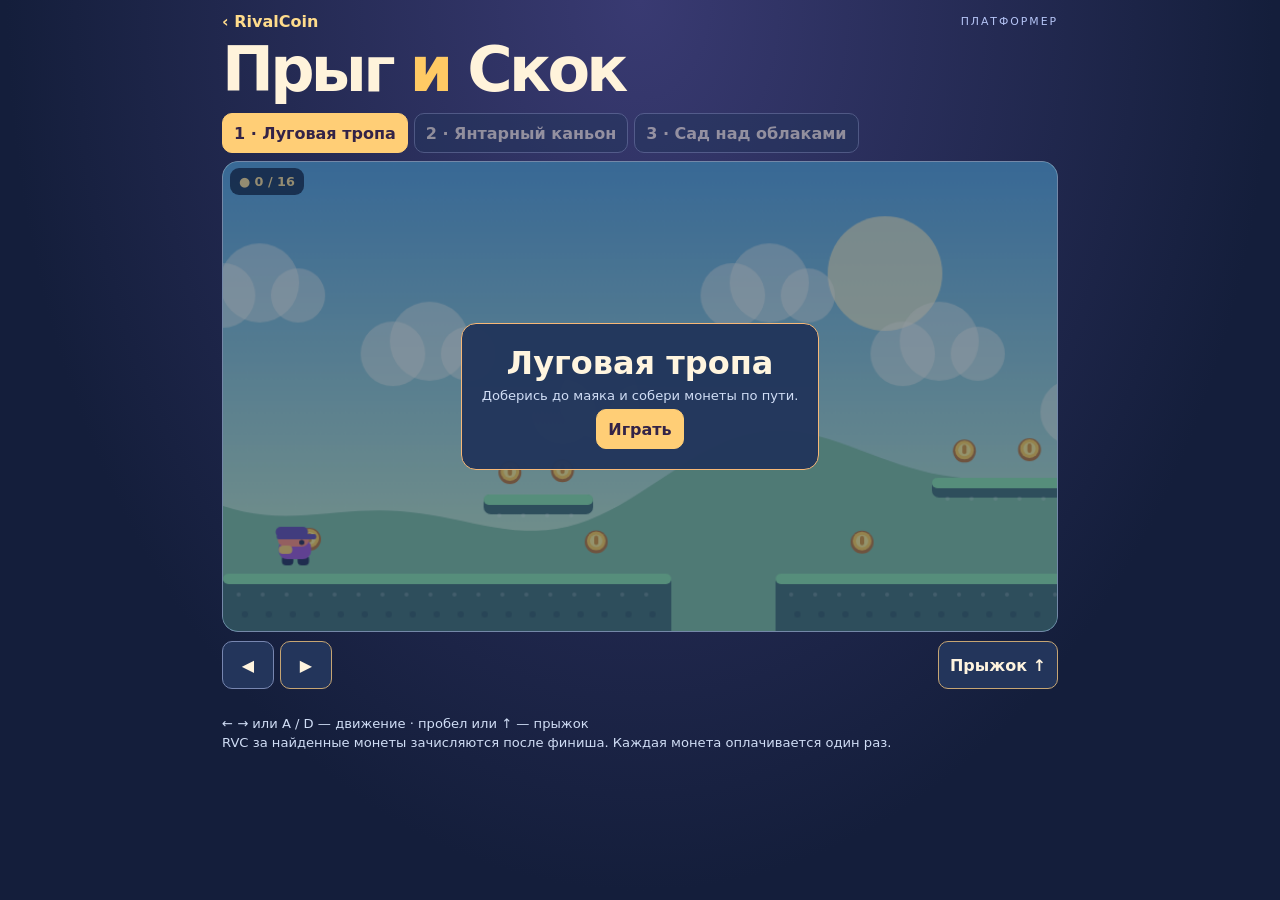
<file: jump/index.html>
<!doctype html><html lang="ru"><head><meta charset="utf-8"><meta name="viewport" content="width=device-width,initial-scale=1,viewport-fit=cover"><meta name="theme-color" content="#17274c"><title>Прыг и Скок · RivalCoin</title><link rel="stylesheet" href="./jump.css"><script src="https://telegram.org/js/telegram-web-app.js"></script><script type="module" src="./jump.js"></script></head><body>
<main><header><a href="../">‹ RivalCoin</a><span>ПЛАТФОРМЕР</span></header><h1>Прыг <i>и</i> Скок</h1><div id="levels" aria-label="Уровни"></div>
<div class="stage"><canvas id="world" width="800" height="450" aria-label="Игровое поле"></canvas><div class="hud"><strong id="coins"></strong><button id="pause" aria-label="Пауза" hidden>Ⅱ</button></div><div id="overlay"><div class="card"><h2 id="title"></h2><p id="info"></p><button id="start"></button></div></div></div>
<div class="controls" aria-label="Управление"><div><button data-key="left" aria-label="Влево">◀</button><button data-key="right" aria-label="Вправо">▶</button></div><button data-key="jump">Прыжок ↑</button></div>
<p id="wallet" role="status"></p><p class="hint">← → или A / D — движение · пробел или ↑ — прыжок<br>RVC за найденные монеты зачисляются после финиша. Каждая монета оплачивается один раз.</p>
</main></body></html>
</file>
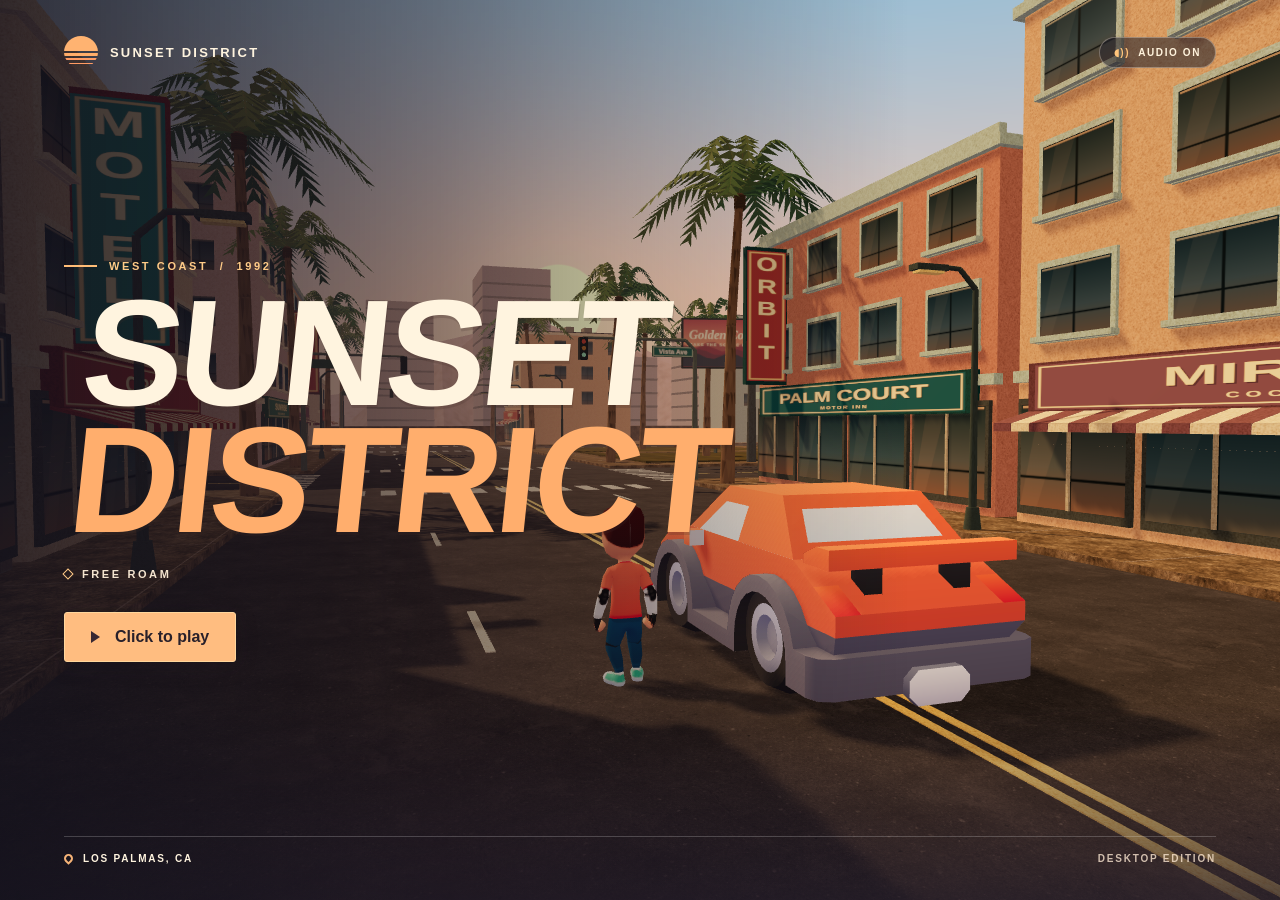
<file: sunset-district/index.html>
<!doctype html>
<html lang="en"><head><meta charset="UTF-8"><meta name="viewport" content="width=device-width,initial-scale=1"><meta name="theme-color" content="#24201e"><title>Sunset District • Free Roam</title><link rel="icon" href="data:image/svg+xml,%3Csvg xmlns='http://www.w3.org/2000/svg' viewBox='0 0 40 40'%3E%3Ccircle cx='20' cy='20' r='18' fill='%23ffab68'/%3E%3C/svg%3E">  <script type="module" crossorigin src="./assets/index-B3CRPGuH.js"></script>
  <link rel="stylesheet" crossorigin href="./assets/index-CJAdbepB.css">
</head>
<body>
<canvas id="game" aria-label="Sunset District 3D game"></canvas>
<div id="menu">
<header><div class="mark"><i class="sun"></i><span>SUNSET DISTRICT</span></div><button id="sound" aria-label="Toggle sound" aria-pressed="true"><span id="volume">◖))</span> AUDIO ON</button></header>
<main><p class="edition"><span></span> WEST COAST &nbsp;/&nbsp; 1992</p><h1>SUNSET<br><em>DISTRICT</em></h1><p class="mode"><b></b> FREE ROAM</p><button disabled id="play"><i class="triangle"></i><span>Loading district…</span></button><p id="status" role="status"></p></main>
<footer><span><i class="pin"></i> LOS PALMAS, CA</span><span class="desktop">DESKTOP EDITION</span></footer>
</div>
<section id="hud" hidden><aside id="vitals"><div class="weapon"><svg viewBox="0 0 62 34" aria-label="Pistol"><path fill="currentColor" d="M5 6h44l4 2v6H34l-4 6h-8l-3 11-10-2 5-15H6z"/><path fill="#302c2b" d="M23 14h8l-3 4h-6z"/></svg><strong id="ammo">12 <small>/ 120</small></strong></div><div class="life"><span>+</span><progress max="100" value="100" aria-label="Health"></progress></div></aside>
<div id="touch-controls" aria-label="Touch controls"><div id="stick-zone"><div id="stick-base"><i id="stick-knob"></i></div></div><div id="touch-actions"><button data-touch="aim">Прицел</button><button data-touch="shoot">Огонь</button><button data-touch="jump">Прыжок</button><button data-touch="crouch">Присесть</button><button data-touch="car">Машина</button></div><div id="swipe-hint">Проведи пальцем, чтобы повернуть камеру</div></div>
<div class="radar"><canvas id="map" width="200" height="200"></canvas><b>N</b></div><div id="location">Los Palmas</div><span id="speed"></span><div id="prompt"></div>
<div id="hints"></div><div id="crosshair" hidden>+</div>
</section></body></html>
</file>
<file: jump/jump.css>
:root{color-scheme:dark;font:16px system-ui,sans-serif;color:#fff3db;background:#141e3b}*{box-sizing:border-box}[hidden]{display:none!important}body{margin:0;background:radial-gradient(ellipse at top,#393a72,#141e3b 70%);min-height:100dvh}main{max-width:860px;margin:auto;padding:max(12px,env(safe-area-inset-top)) 12px max(14px,env(safe-area-inset-bottom))}header{display:flex;justify-content:space-between;align-items:center}header span{font-size:.68rem;letter-spacing:.18em;color:#b6c5f6}a{color:#ffdc8c;text-decoration:none;font-weight:700}h1{font-size:clamp(35px,8vw,62px);line-height:1;margin:8px 0 12px;letter-spacing:-.06em}h1 i{color:#ffca64;font-style:normal}#levels{display:flex;gap:6px;margin-bottom:8px;flex-wrap:wrap}button{font:inherit;font-weight:700;cursor:pointer;border:1px solid #7786b0;border-radius:10px;background:#23355b;color:#fff4df;min-height:40px;padding:5px 11px;touch-action:manipulation}button:disabled{opacity:.48;cursor:default}button[aria-pressed=true],#start{background:#ffce76;color:#332347;border-color:#ffce76}button:focus-visible,a:focus-visible{outline:2px solid #fbd27f;outline-offset:3px}.stage{position:relative;overflow:hidden;border:1px solid #7488a8;border-radius:16px;background:#5fbabe}canvas{display:block;width:100%;height:auto;aspect-ratio:16/9;touch-action:none}.hud{position:absolute;top:6px;left:7px;right:7px;display:flex;justify-content:space-between;align-items:flex-start;pointer-events:none}.hud strong{padding:6px 9px;border-radius:9px;background:#162c4be8;color:#ffdf91;font-size:.8rem}.hud button{pointer-events:auto}#overlay{position:absolute;inset:0;display:grid;place-items:center;background:#162a4a75}.card{max-width:85%;text-align:center;border:1px solid #f7b877;border-radius:15px;background:#22365bf5;padding:clamp(7px,2vw,20px);color:#fff5df}h2{margin:0;font-size:clamp(17px,4vw,32px)}p{margin:6px 0;font-size:.82rem;color:#d0ddf5}.controls{display:flex;justify-content:space-between;margin-top:9px;user-select:none}.controls button{min-width:52px;min-height:48px;touch-action:none}.controls div{display:flex;gap:6px}.controls button:last-child{border-color:#c6a573}#wallet{min-height:1em;color:#ffdc89}.hint{line-height:1.45}
</file>
<file: sunset-district/assets/index-CJAdbepB.css>
*{box-sizing:border-box}html,body{margin:0;overflow:hidden;height:100%;background:#27272b;color:#fff4df;font-family:Arial,Helvetica,sans-serif}button{font:inherit;cursor:pointer}button:focus-visible{outline:3px solid white;outline-offset:5px}button:disabled{cursor:wait}#game{width:100vw;height:100vh;display:block}#menu,#hud{position:fixed;top:0;right:0;bottom:0;left:0}#menu{background:linear-gradient(90deg,rgba(20,18,29,.83),rgba(29,22,32,.5) 34%,transparent 71%),linear-gradient(0deg,#231d2bc2,transparent 22%);display:flex;flex-direction:column;justify-content:space-between;padding:clamp(22px,4vh,48px) 5vw}header,footer,.mark,.edition,.mode{display:flex;align-items:center}header,footer{justify-content:space-between}.mark{gap:12px;font:800 13px Arial;letter-spacing:2.2px}.sun{width:34px;height:32px;display:block;border-radius:50%;background:linear-gradient(to bottom,#ffb371 48%,transparent 48% 53%,#ffad69 53% 62%,transparent 62% 68%,#ff9b63 68% 76%,transparent 76% 83%,#ff9b63 83% 88%,transparent 88%)}#sound{background:#23232c91;border:1px solid #ffecd957;border-radius:22px;color:#fff3dd;padding:9px 14px;letter-spacing:1.6px;font-size:10px;font-weight:700}#volume{color:#ffc47b;margin-right:4px}main{margin-top:2vh;align-self:flex-start}.edition,footer,.mode{font-weight:700;font-size:11px;letter-spacing:2.6px}.edition{gap:12px;color:#ffcb87;margin:0 0 18px}.edition span{width:33px;height:2px;background:#ffbd77}h1{font-family:Impact,Haettenschweiler,Arial Narrow Bold,sans-serif;font-size:clamp(80px,min(11.8vw,17vh),186px);line-height:.84;letter-spacing:-.035em;font-weight:900;transform:skew(-6deg);transform-origin:left bottom;margin:0;text-shadow:1px 3px 0 #412b2933}h1 em{font-style:normal;color:#ffae6d}.mode{margin:24px 0 32px;gap:10px;color:#f4e4cf}.mode b{width:8px;height:8px;border:1px solid #ffca87;transform:rotate(45deg)}#play{padding:15px 26px;background:#ffbd80;color:#28202a;border:1px solid #ffd69c;border-radius:3px;display:flex;align-items:center;gap:15px;font-weight:800;font-size:16px;box-shadow:0 4px 22px #21172233}#play:hover{background:#ffd19c}.triangle{width:0;height:0;border-top:6px solid transparent;border-bottom:6px solid transparent;border-left:9px solid #382832}#status{font-size:13px;max-width:400px;color:#ffcf98;margin:8px 0;position:absolute}footer{padding-top:16px;border-top:1px solid #fff3;letter-spacing:1.8px;font-size:10px}footer span{display:flex;align-items:center;gap:10px}.pin{display:inline-block;width:9px;height:9px;border:2px solid #f7b478;border-radius:50% 50% 0;transform:rotate(45deg)}.desktop{color:#fce8d2c9}#hud{pointer-events:none;text-shadow:0 1px 4px #231f26}#vitals{position:absolute;top:4%;right:3%;width:148px;padding:10px 13px;background:#231f28ae;border-radius:3px}.weapon,.life{display:flex;align-items:center;justify-content:space-between}.weapon svg{width:49px;height:32px}.weapon strong{font-size:24px}.weapon small{font-size:13px;color:#ded2c6}.life{gap:8px;color:#ff9980}progress{-webkit-appearance:none;-moz-appearance:none;appearance:none;height:5px;width:100%;border:none}progress::-webkit-progress-bar{background:#382e38}progress::-webkit-progress-value{background:#ff9980}.radar{position:absolute;bottom:56px;left:3%;width:108px;height:108px;border-radius:50%;overflow:hidden;border:3px solid #f5e2c8;box-shadow:0 2px 14px #16111a77}.radar canvas{width:100%;height:100%}.radar b{position:absolute;top:3px;left:47%;font-size:10px}#location{position:absolute;left:3%;bottom:25px;font:700 italic 23px Georgia,serif}#hints{position:absolute;bottom:26px;right:3%;display:flex;gap:11px;flex-wrap:wrap;justify-content:flex-end;max-width:70%;font-size:12px}#hints span{background:#211e26a8;border-radius:3px;padding:5px 7px}kbd{font:700 11px Arial;color:#ffc589;margin-right:5px}#prompt,#speed{position:absolute;bottom:85px;right:3%;font-weight:700}#speed{bottom:125px;font-size:28px}#crosshair{position:absolute;left:50%;top:50%;transform:translate(-50%,-50%);font:22px Arial;color:#fff}[hidden]{display:none!important}#touch-controls{display:none;position:absolute;top:0;right:0;bottom:0;left:0;pointer-events:none;touch-action:none}.touch-device #game{touch-action:none}.touch-device #hints{display:none}#touch-controls.enabled{display:block}#stick-zone{position:absolute;left:20px;bottom:max(24px,env(safe-area-inset-bottom));width:132px;height:132px;border-radius:50%;pointer-events:auto;touch-action:none}#stick-base{position:absolute;top:18px;right:18px;bottom:18px;left:18px;border:1px solid #fff8;border-radius:50%;background:#1e192b70;display:grid;place-items:center}#stick-knob{width:45px;height:45px;border-radius:50%;background:#ffbd80cc;border:1px solid #fff9;box-shadow:0 2px 9px #1118}#touch-actions{position:absolute;right:16px;bottom:max(22px,env(safe-area-inset-bottom));display:grid;grid-template-columns:repeat(2,68px);gap:8px;pointer-events:auto}#touch-actions button{height:58px;border:1px solid #fff8;border-radius:50%;background:#27202bbd;color:#fff4df;font-size:12px;font-weight:700;touch-action:none}#touch-actions [data-touch=shoot]{background:#b64d38dd}#touch-actions [data-touch=car]{grid-column:span 2;justify-self:end;width:96px;height:42px;border-radius:24px}#swipe-hint{position:absolute;left:50%;bottom:20px;transform:translate(-50%);font-size:11px;color:#fff9;white-space:nowrap}@media (max-width:720px){#menu{background:linear-gradient(90deg,#171521a8,#17152144 80%),linear-gradient(0deg,#171521b0,transparent 30%);padding:20px 24px}h1{font-size:clamp(65px,17vw,112px)}main{margin-top:0}footer{font-size:9px}#vitals{top:max(10px,env(safe-area-inset-top));right:10px;transform:scale(.82);transform-origin:top right}.radar{left:10px;bottom:max(164px,calc(env(safe-area-inset-bottom) + 155px));width:78px;height:78px}.radar b{font-size:8px}#location{left:10px;bottom:max(145px,calc(env(safe-area-inset-bottom) + 138px));font-size:16px}#speed{right:12px;bottom:150px;font-size:22px}#prompt{right:12px;bottom:132px;font-size:12px}#crosshair{font-size:28px}}
</file>
